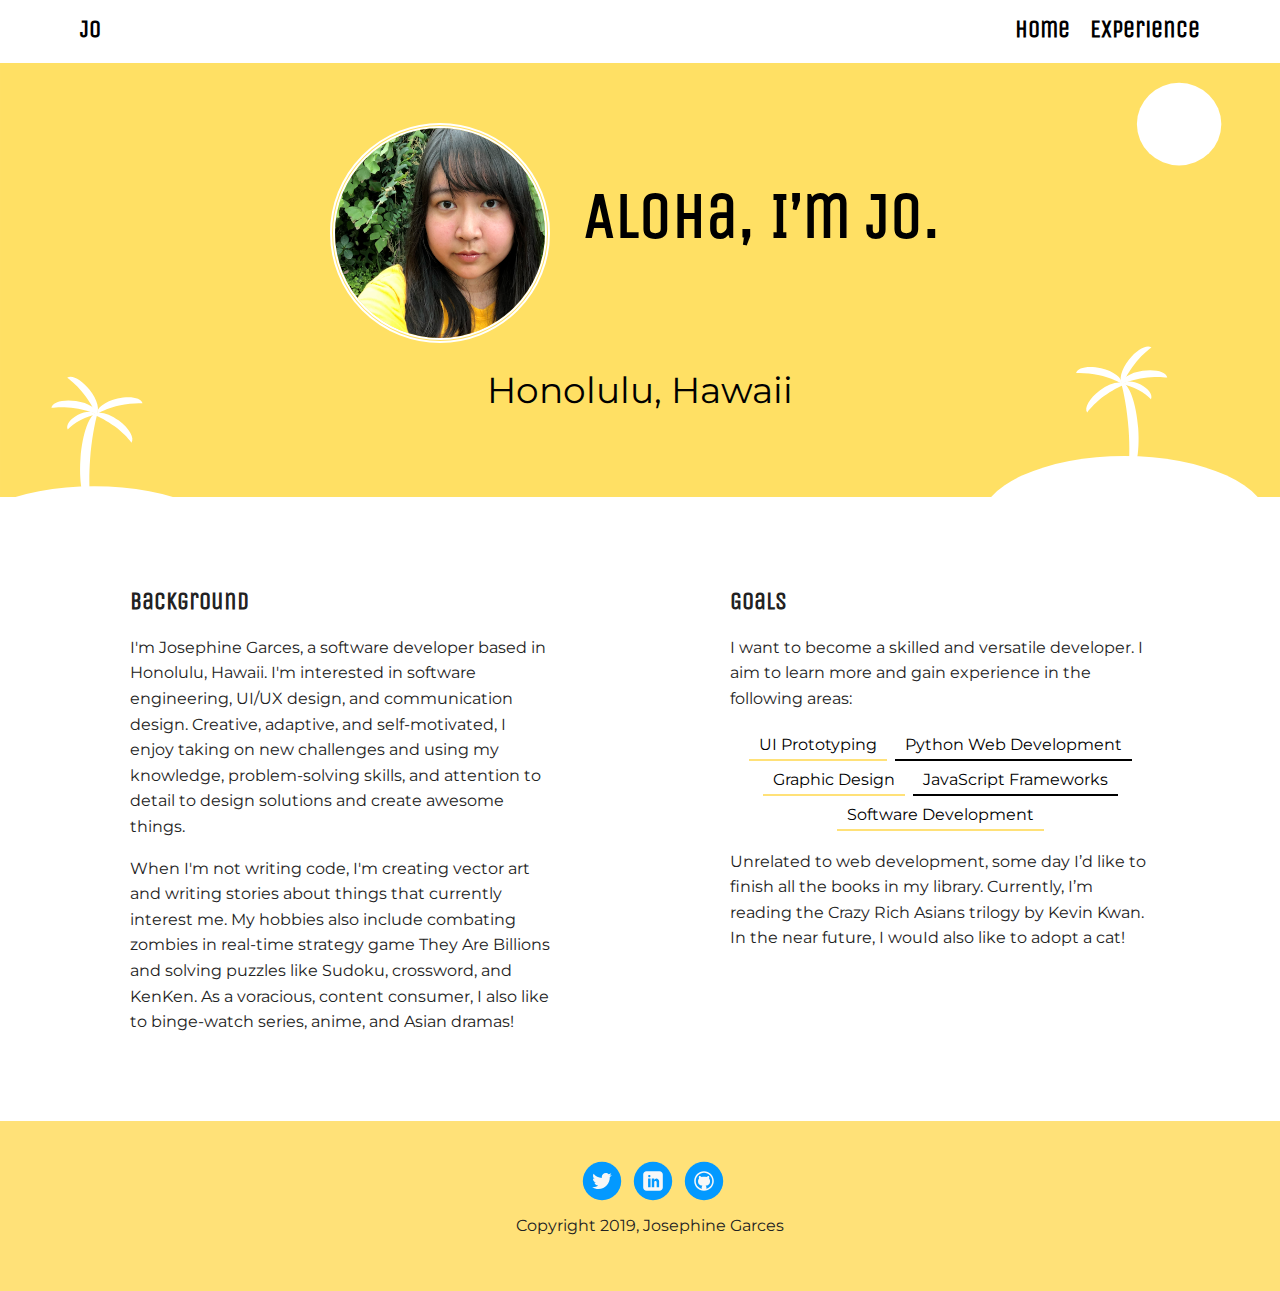
<file: index.html>
<!doctype html>
<html lang="en">

<head>
    <meta charset="utf-8">
    <title>Josephine's Profile</title>
    <meta name="viewport" content="width=device-width, initial-scale=1.0">
    <link rel="stylesheet" href="styles.css">
    <link href="https://fonts.googleapis.com/css?family=Unica+One" rel="stylesheet">
    <link href="https://fonts.googleapis.com/css?family=Montserrat" rel="stylesheet">


</head>

<body>

    <div class="main-nav">
        <ul class="nav">
            <li class="name">Jo</li>
            <li><a href="index.html">Home</a></li>
            <li><a href="resume.html">Experience</a></li>
        </ul>
    </div>

    <header>
        <img src="images/me.png" alt="A portrait of Josephine" class="profile-image">
        <h1 class="tag name">Aloha, I’m Jo.</h1>
        <p class="tag location">Honolulu, Hawaii</p>
    </header>

    <main class="flex">
        <div class="card">
            <h2>Background</h2>
            <p>I'm Josephine Garces, a software developer based in Honolulu, Hawaii. I'm interested in software engineering, UI/UX design, and communication design. Creative, adaptive, and self-motivated, I enjoy taking on new challenges and using my knowledge, problem-solving skills, and attention to detail to design solutions and create awesome things.</p>

            <p>When I'm not writing code, I'm creating vector art and writing stories about things that currently interest me. My hobbies also include combating zombies in real-time strategy game They Are Billions and solving puzzles like Sudoku, crossword, and KenKen. As a voracious, content consumer, I also like to binge-watch series, anime, and Asian dramas!</p>
        </div>

        <div class="card">
            <h2>Goals</h2>
            <p>I want to become a skilled and versatile developer. I aim to learn more and gain experience in the following areas:</p>

            <ul class="skills">
                <li>UI Prototyping</li>
                <li>Python Web Development</li>
                <li>Graphic Design</li>
                <li>JavaScript Frameworks</li>
                <li>Software Development</li>
            </ul>

            <p>Unrelated to web development, some day I’d like to finish all the books in my library. Currently, I’m reading the Crazy Rich Asians trilogy by Kevin Kwan. In the near future, I wouId also like to adopt a cat!</p>

        </div>

    </main>
    <footer>
        <ul>
            <li><a href="https://twitter.com/h3yjo" target="_blank" class="social twitter">Twitter</a></li>
            <li><a href="https://www.linkedin.com/in/josephinegarces/" target="_blank" class="social linkedin">LinkedIn</a></li>
            <li><a href="https://github.com/jogarces" target="_blank" class="social github">Github</a></li>
        </ul>
        <p class="copyright">Copyright 2019, Josephine Garces</p>
    </footer>
</body>

</html>
</file>
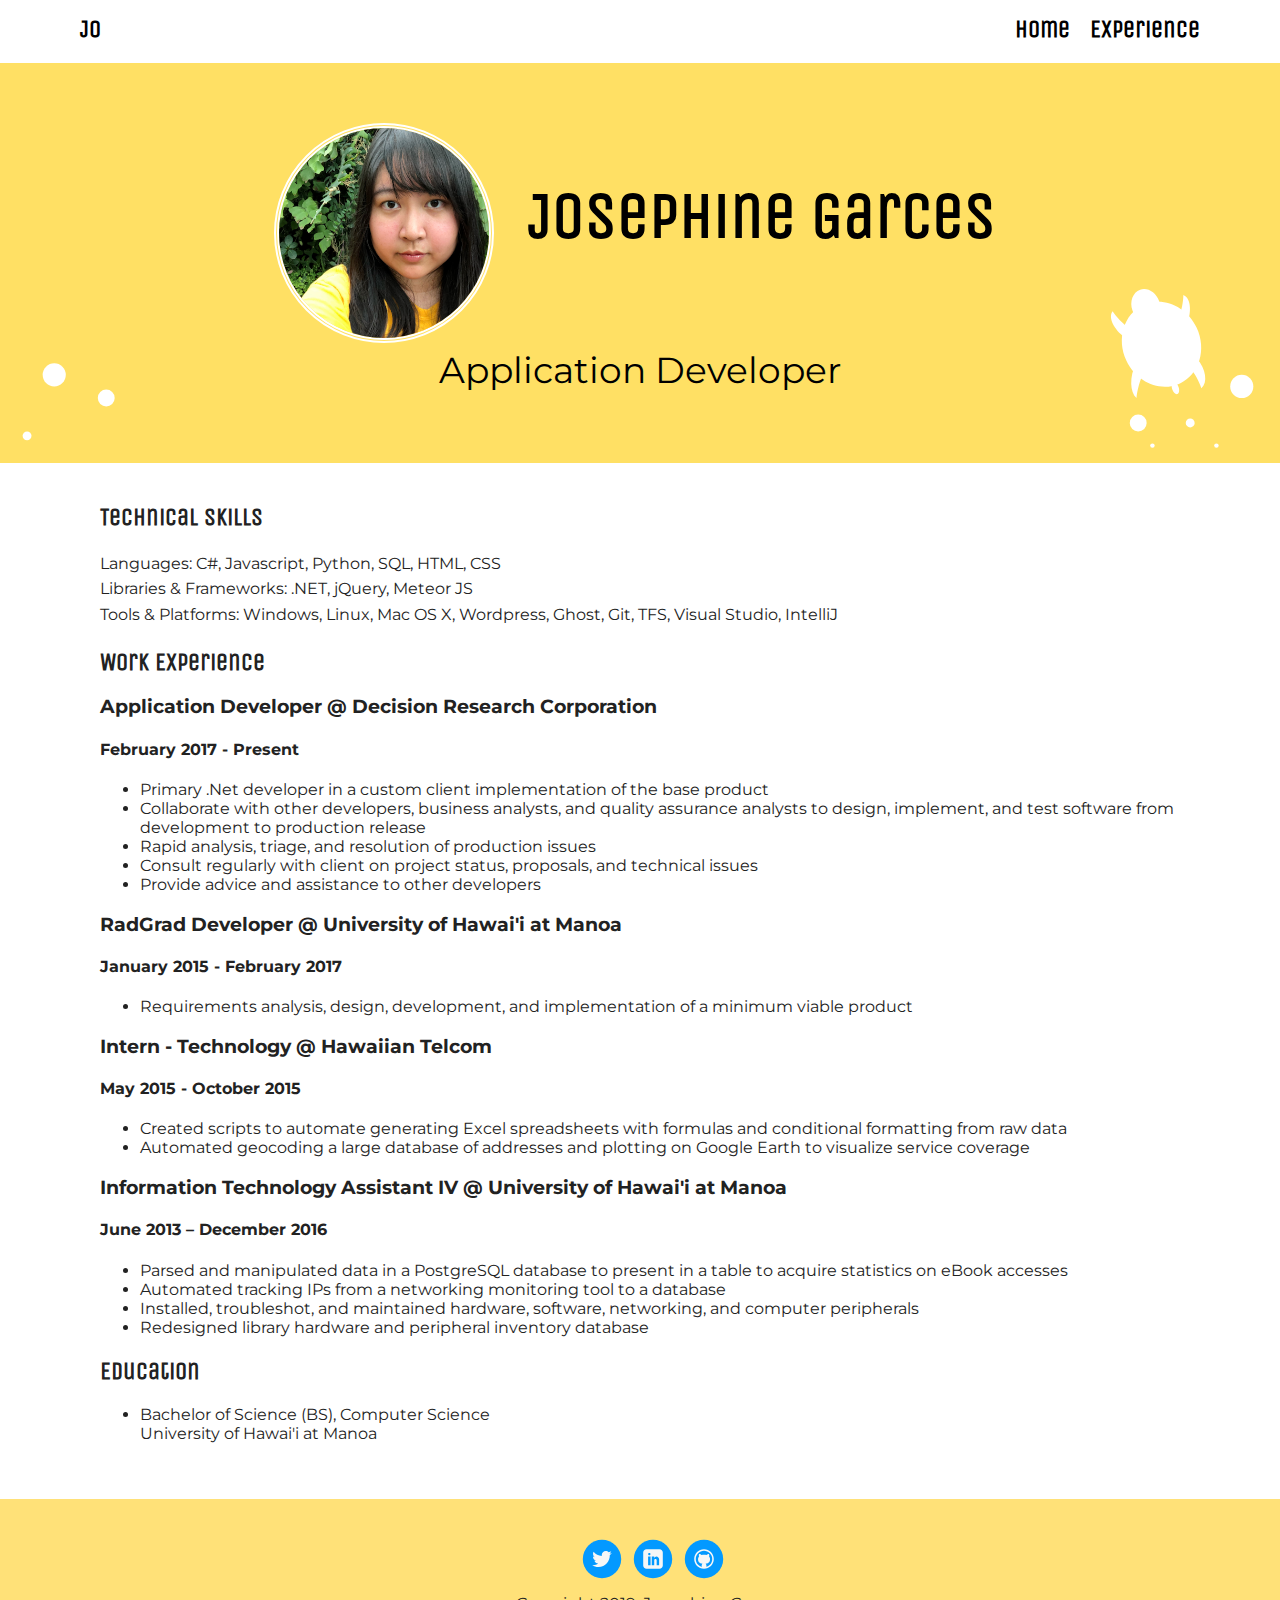
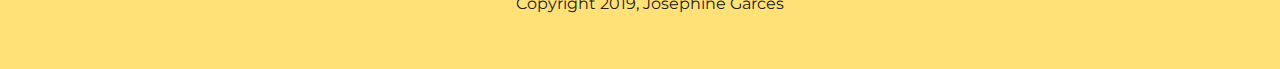
<file: resume.html>
<!doctype html>
<html lang="en">

<head>
    <meta charset="utf-8">
    <title>Experience</title>
    <meta name="viewport" content="width=device-width, initial-scale=1.0">
    <link rel="stylesheet" href="styles.css">
    <link href="https://fonts.googleapis.com/css?family=Unica+One" rel="stylesheet">
    <link href="https://fonts.googleapis.com/css?family=Montserrat" rel="stylesheet">
</head>

<body>

    <div class="main-nav">
        <ul class="nav">
            <li class="name">Jo</li>
            <li><a href="index.html">Home</a></li>
            <li><a href="resume.html">Experience</a></li>
        </ul>
    </div>

    <header id="resume">
        <img src="images/me.png" alt="A portrait of Josephine" class="profile-image">
        <h1 class="tag name">Josephine Garces</h1><br>
        <p class="tag jobtitle">Application Developer</p>
    </header>

    <main class="resumebody">
        <section class="technicalskills">
            <h2>Technical Skills</h2>
            <p>Languages: C#, Javascript, Python, SQL, HTML, CSS<br>
                Libraries &amp; Frameworks: .NET, jQuery, Meteor JS<br>
                Tools &amp; Platforms: Windows, Linux, Mac OS X, Wordpress, Ghost, Git, TFS, Visual Studio, IntelliJ</p>
        </section>
        <section class="workexperience">
            <h2>Work Experience</h2>
            <h3>Application Developer @ Decision Research Corporation</h3>
            <h4>February 2017 - Present</h4>

            <ul>
                <li>Primary .Net developer in a custom client implementation of the base product</li>
                <li>Collaborate with other developers, business analysts, and quality assurance analysts to design, implement, and test
                    software from development to production release</li>
                <li>Rapid analysis, triage, and resolution of production issues</li>
                <li>Consult regularly with client on project status, proposals, and technical issues</li>
                <li>Provide advice and assistance to other developers</li>
            </ul>

            <h3>RadGrad Developer @ University of Hawai'i at Manoa</h3>
            <h4>January 2015 - February 2017</h4>
            <ul>
                <li>Requirements analysis, design, development, and implementation of a minimum viable product</li>
            </ul>

            <h3>Intern - Technology @ Hawaiian Telcom</h3>
            <h4>May 2015 - October 2015</h4>
            <ul>
                <li>Created scripts to automate generating Excel spreadsheets with formulas and conditional formatting from raw data</li>
                <li>Automated geocoding a large database of addresses and plotting on Google Earth to visualize service coverage
                </li>
            </ul>

            <h3> Information Technology Assistant IV @ University of Hawai'i at Manoa</h3>
            <h4>June 2013 – December 2016</h4>
            <ul>
                <li>Parsed and manipulated data in a PostgreSQL database to present in a table to acquire statistics on eBook accesses</li>
                <li>Automated tracking IPs from a networking monitoring tool to a database</li>
                <li>Installed, troubleshot, and maintained hardware, software, networking, and computer peripherals</li>
                <li>Redesigned library hardware and peripheral inventory database</li>
            </ul>
        </section>

        <section class="education">
            <h2>Education</h2>
            <ul>
                <li> Bachelor of Science (BS), Computer Science<br>
                    University of Hawai'i at Manoa</li>
            </ul>
        </section>
    </main>

    <footer>
        <ul>
            <li><a href="https://twitter.com/h3yjo" target="_blank" class="social twitter">Twitter</a></li>
            <li><a href="https://www.linkedin.com/in/josephinegarces/" target="_blank" class="social linkedin">LinkedIn</a></li>
            <li><a href="https://github.com/jogarces" target="_blank" class="social github">Github</a></li>
        </ul>
        <p class="copyright">Copyright 2019, Josephine Garces</p>
    </footer>
</body>

</html>
</file>
<file: styles.css>
/* Global Layout Set-up */

* {
    box-sizing: border-box;
}

body {
    margin: 0;
    padding: 0;
    text-align: center;
    font-family: 'Montserrat', sans-serif;
    color: #222;
    background: #ffffff;
}

/* Link Styles */

a {
    text-decoration: none;
    color: #000000;
}

a:hover {
    color: #6633ff;
}

h1,
h2,
h3,
h4 {
    font-family: 'Unica One', cursive;
}

/* Section Styles */

.main-nav {
    width: 100%;
    background: white;
    min-height: 30px;
    padding: 10px;
    /*position: fixed;*/
    text-align: center;
}

.nav {
    display: flex;
    justify-content: space-around;
    font-family: 'Unica One', cursive;
    font-size: 24px;
    font-weight: 700;
    list-style-type: none;
    margin: 0 auto;
    padding: 0;
}

.nav .name {
    display: block;
    margin-right: auto;
    color: black;
}

.nav li {
    padding: 5px 10px 10px 10px;
}

.nav a {
    transition: all .5s;
}

.nav a:hover {
    color: darkgray;
}

header {
    text-align: center;
    background: url('images/jogarces-hi.svg') no-repeat bottom left;
    background-size: cover;
    overflow: hidden;
    padding-top: 60px;
    padding-bottom: 60px;
}

header {
    line-height: 1.5;
}

header .profile-image {
    width: 220px;
    height: 220px;
    border-radius: 50%;
    border: 5px double white;
    vertical-align: middle;
    margin-right: 20px
}

.tag {
    color: black;
    padding: 10px;
    display: table;
    margin: 10px auto;
}

.location {}

.card {
    margin: 30px;
    padding: 20px 40px 40px;
    max-width: 500px;
    text-align: left;
}

ul.skills {
    padding: 0;
    text-align: center;
}

.skills li {
    display: inline-block;
    border-bottom: 2px solid black;
    list-style-type: none;
    color: black;
    padding: 5px 10px;
    margin: 2px;
}

.skills li:nth-child(odd) {
    border-bottom: 2px solid #FFE178;
}

footer {
    width: 100%;
    min-height: 30px;
    padding: 40px 0 40px 20px;
    background-color: #FFE178;
}

footer .copyright {
    top: -8px;
    font-size: .75em;
}

footer ul {
    list-style-type: none;
    margin: 0;
    padding: 0;
}

footer ul li {
    display: inline-block;
}

a.social {
    display: inline-block;
    text-indent: -9999px;
    margin-left: 5px;
    width: 40px;
    height: 40px;
    background-size: 40px 40px;
}

a.twitter {
    background-image: url(images/twitter.svg);
}

a.linkedin {
    background-image: url(images/linkedin.svg);
}

a.github {
    background-image: url(images/github.svg);
}

a.twitter:hover,
a.linkedin:hover,
a.github:hover {
    transform: scale(1.2);
    transition: all .5s;
}

.clearfix {
    clear: both;
}

/* Styles specific to Experience page*/
header#resume {
    text-align: center;
    background: url('images/jogarces-header-resume.svg') no-repeat bottom right;
    background-size: cover;
    overflow: hidden;
    padding-top: 60px;
}

.resumebody {
    text-align: left;
    padding: 20px 100px 40px;
}

.resumebody h3, .resumebody h4 {
    font-family: 'Montserrat', sans-serif;
}


/* Styles for larger screens */
@media screen and (min-width: 720px) {

    .flex {
        display: -ms-flexbox;
        /* TWEENER - IE 10 */
        display: flex;
        max-width: 1200px;
        -ms-flex-pack: distribute;
        justify-content: space-around;
        margin: 0 auto;
    }

    header {
        min-height: 400px;
    }

    header .tag.name {
        display: inline;
        font-size: 64px;
    }

    header .tag.location {
        font-size: 36px;
    }

    header .tag.jobtitle {
        display: inline;
        font-size: 36px;
    }

    .nav {
        max-width: 1200px;
        padding: 0 30px;
    }


    main {
        padding-top: 20px;
    }

    main p {
        line-height: 1.6em;
    }

    footer {
        font-size: 1.3em;
    }

}

@media only screen and (max-width: 719px) {
    .card {
        padding: 20px 0px 40px;
    }
    
    .resumebody {
    text-align: left;
    padding: 20px 20px 40px;
}
}
</file>
